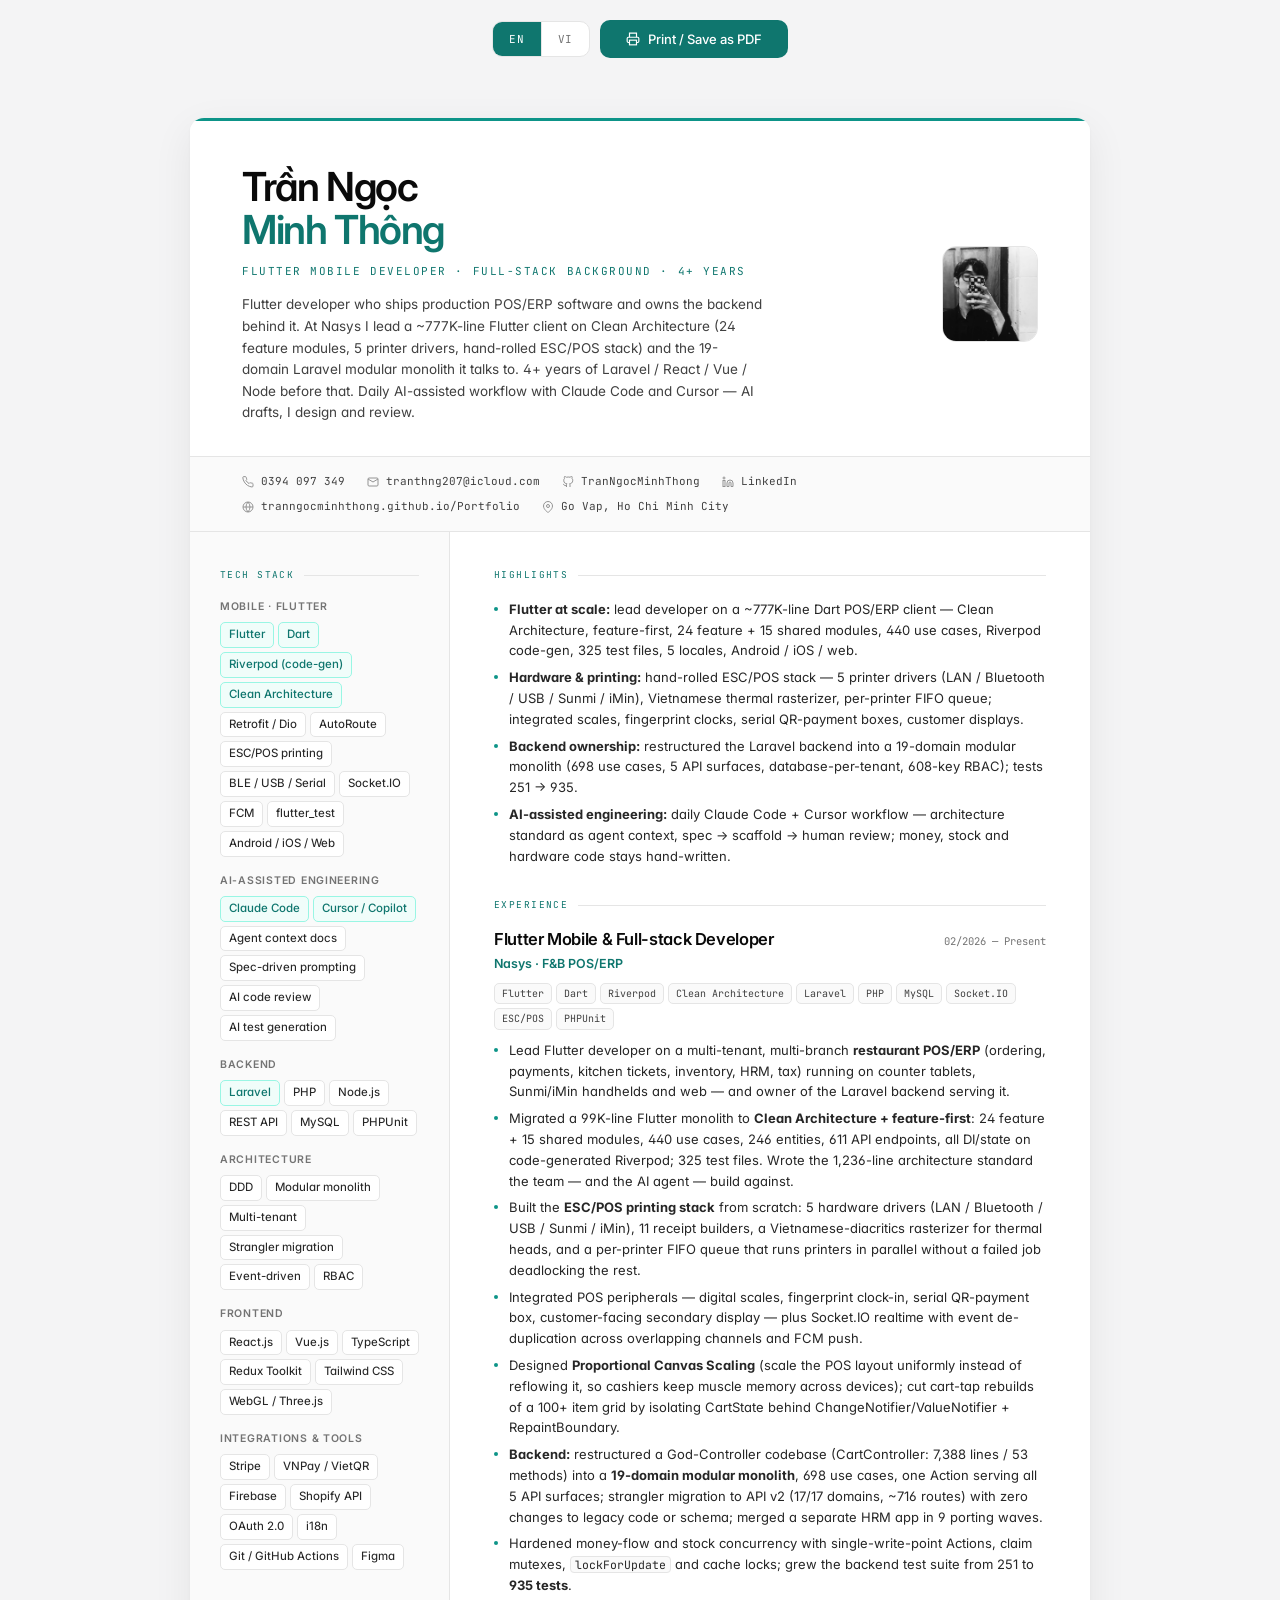
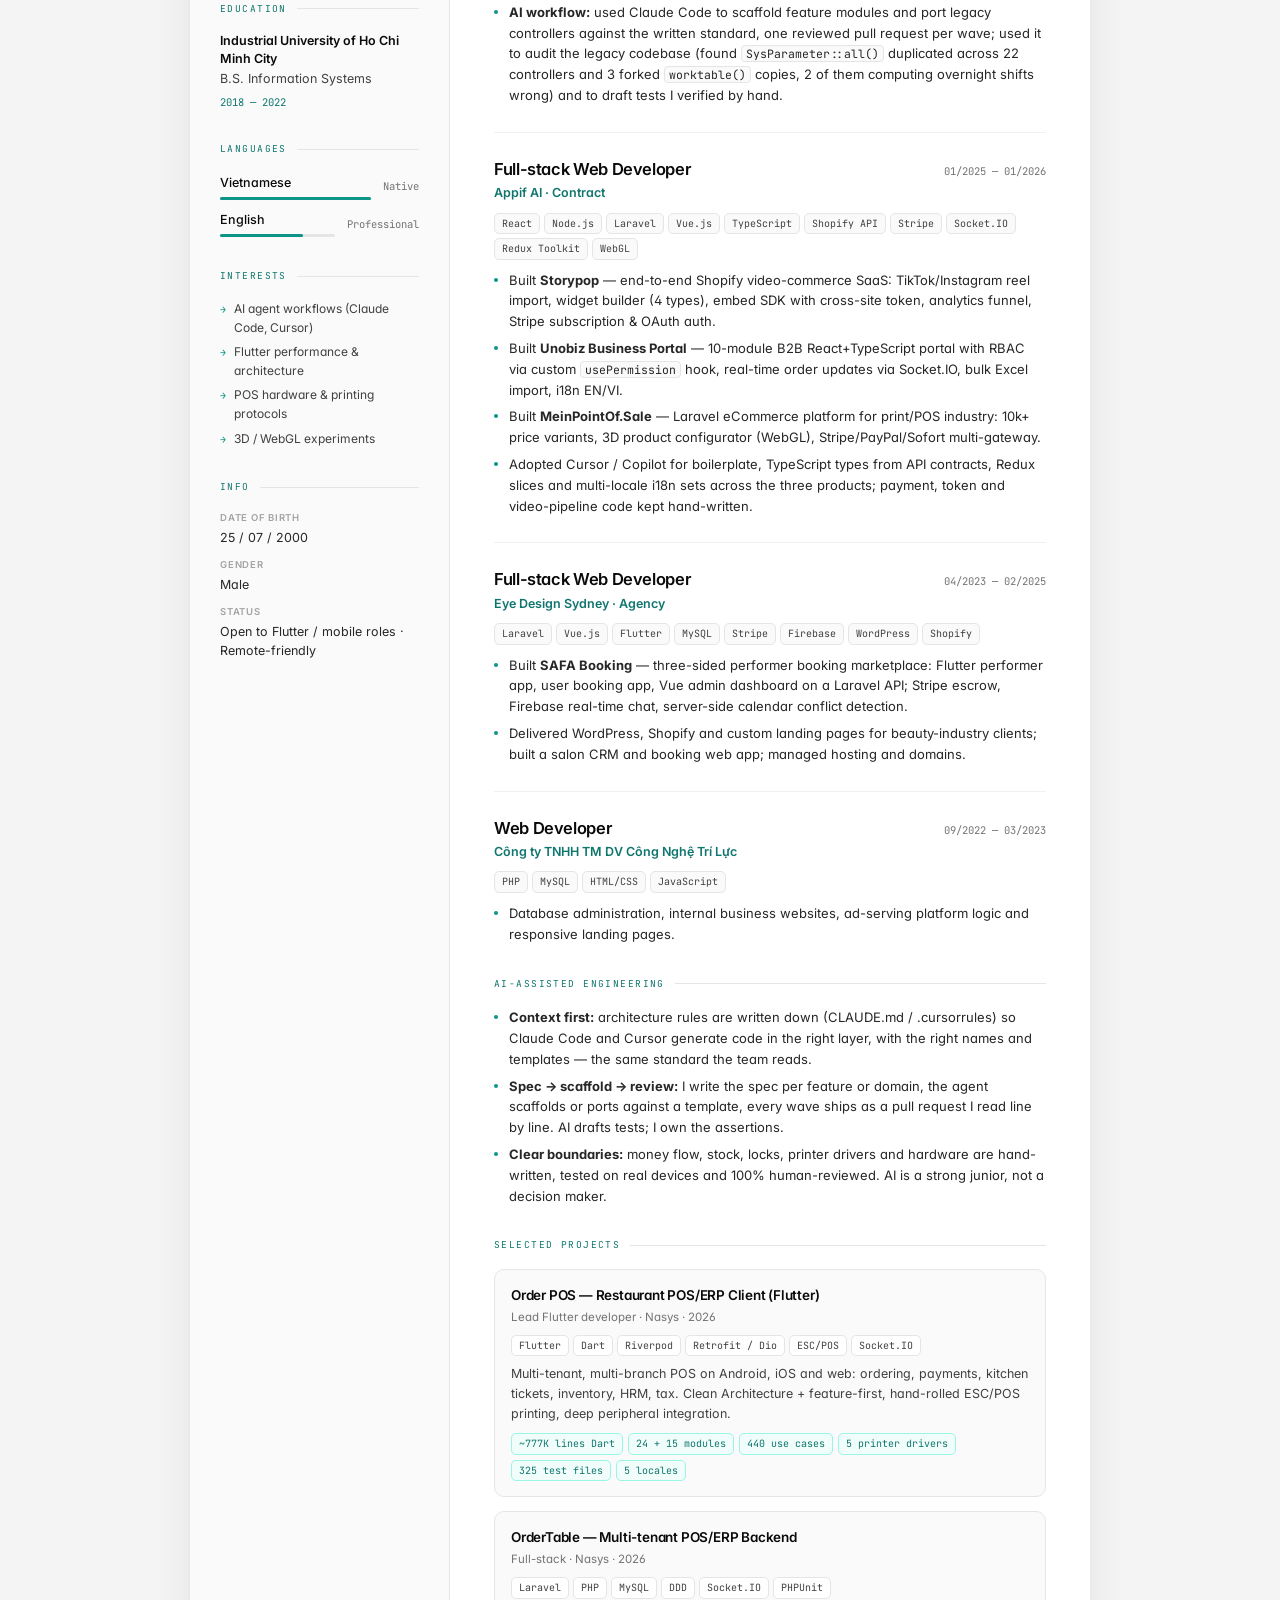
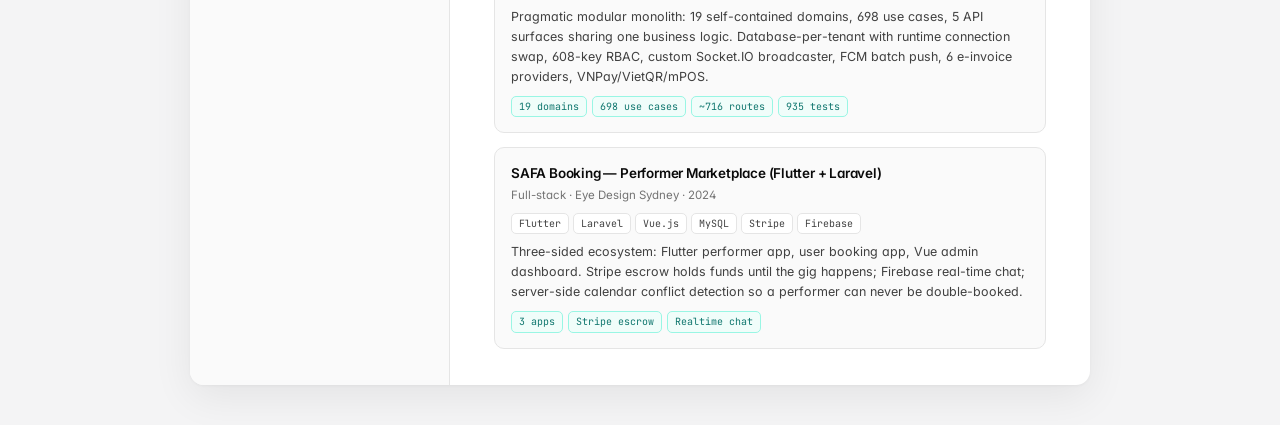
<file: cv.html>
<!DOCTYPE html>
<html lang="en">
<head>
<meta charset="UTF-8" />
<meta name="viewport" content="width=device-width, initial-scale=1.0" />
<title>Trần Ngọc Minh Thông — Flutter Mobile Developer CV</title>
<meta name="description" content="Flutter mobile developer with a 4+ year full-stack background (Laravel, React, Vue, Node). Clean Architecture, ESC/POS printing, POS/ERP, AI-assisted engineering with Claude Code and Cursor." />
<link rel="preconnect" href="https://fonts.googleapis.com" />
<link rel="preconnect" href="https://fonts.gstatic.com" crossorigin />
<link href="https://fonts.googleapis.com/css2?family=Inter:wght@400;450;500;600;700&family=JetBrains+Mono:wght@400;500&display=swap" rel="stylesheet" />
<style>
  /* ── Design tokens ── */
  :root {
    --ink:       #0a0a0a;
    --ink-2:     #262626;
    --ink-3:     #404040;
    --muted:     #737373;
    --muted-2:   #a3a3a3;
    --line:      #e5e5e5;
    --line-soft: #f0f0f0;
    --surface:   #ffffff;
    --surface-2: #fafafa;
    --page-bg:   #f4f4f5;
    --accent:      #0d9488;
    --accent-deep: #0f766e;
    --accent-soft: #f0fdfa;
    --accent-line: #99f6e4;
  }

  /* ── Reset ── */
  *, *::before, *::after { box-sizing: border-box; margin: 0; padding: 0; }
  html { font-size: 15px; }
  body {
    font-family: "Inter", -apple-system, BlinkMacSystemFont, "Segoe UI", sans-serif;
    background: var(--page-bg);
    color: var(--ink);
    line-height: 1.55;
    -webkit-font-smoothing: antialiased;
    font-feature-settings: "cv02", "cv03", "cv04", "cv11";
    print-color-adjust: exact;
    -webkit-print-color-adjust: exact;
  }

  /* ── Page ── */
  .page {
    max-width: 900px;
    margin: 40px auto;
    background: var(--surface);
    box-shadow: 0 1px 3px rgba(0,0,0,0.04), 0 12px 40px rgba(0,0,0,0.07);
    border-radius: 14px;
    overflow: hidden;
  }

  /* ── Header ── */
  .cv-header {
    display: grid;
    grid-template-columns: 1fr auto;
    align-items: center;
    gap: 32px;
    padding: 44px 52px 32px;
    background: var(--surface);
    color: var(--ink);
    position: relative;
    border-top: 3px solid var(--accent);
  }

  .header-name {
    font-size: 40px;
    font-weight: 600;
    letter-spacing: -0.035em;
    line-height: 1.08;
    color: var(--ink);
  }
  .header-name em {
    font-style: normal;
    font-weight: 600;
    color: var(--accent-deep);
  }
  .header-role {
    font-family: "JetBrains Mono", monospace;
    font-size: 11px;
    letter-spacing: 0.14em;
    text-transform: uppercase;
    color: var(--accent-deep);
    margin-top: 12px;
  }
  .header-tagline {
    margin-top: 14px;
    font-size: 13.5px;
    color: var(--ink-3);
    max-width: 520px;
    line-height: 1.6;
  }
  .header-photo {
    width: 96px;
    height: 96px;
    border-radius: 14px;
    object-fit: cover;
    object-position: top center;
    border: 1px solid var(--line);
  }
  .header-photo-placeholder {
    width: 96px; height: 96px; border-radius: 14px;
    background: var(--accent-soft);
    border: 1px solid var(--accent-line);
    display: flex; align-items: center; justify-content: center;
    font-size: 34px; font-weight: 600; letter-spacing: -0.03em;
    color: var(--accent-deep);
  }

  /* ── Contact bar ── */
  .contact-bar {
    display: flex;
    flex-wrap: wrap;
    gap: 0 22px;
    background: var(--surface-2);
    border-top: 1px solid var(--line);
    border-bottom: 1px solid var(--line);
    padding: 12px 52px;
  }
  .contact-item {
    display: flex;
    align-items: center;
    gap: 7px;
    padding: 4px 0;
    font-family: "JetBrains Mono", monospace;
    font-size: 11px;
    color: var(--ink-3);
    text-decoration: none;
    transition: color 180ms ease;
  }
  .contact-item:hover { color: var(--accent-deep); }
  .contact-item svg { flex-shrink: 0; opacity: 0.55; }

  /* ── Body ── */
  .cv-body {
    display: grid;
    grid-template-columns: 260px 1fr;
  }

  /* ── Sidebar ── */
  .sidebar {
    background: var(--surface-2);
    padding: 36px 30px;
    border-right: 1px solid var(--line);
  }

  /* ── Main ── */
  .main {
    padding: 36px 44px;
  }

  /* ── Section ── */
  .cv-section { margin-bottom: 32px; }
  .cv-section:last-child { margin-bottom: 0; }

  .section-label {
    font-family: "JetBrains Mono", monospace;
    font-size: 9.5px;
    letter-spacing: 0.15em;
    text-transform: uppercase;
    color: var(--accent-deep);
    margin-bottom: 16px;
    display: flex;
    align-items: center;
    gap: 10px;
  }
  .section-label::after {
    content: "";
    flex: 1;
    height: 1px;
    background: var(--line);
  }

  /* Skills */
  .skill-group { margin-bottom: 16px; }
  .skill-group-name {
    font-size: 10.5px;
    font-weight: 600;
    letter-spacing: 0.07em;
    text-transform: uppercase;
    color: var(--muted);
    margin-bottom: 7px;
  }
  .skill-tags {
    display: flex;
    flex-wrap: wrap;
    gap: 4px;
  }
  .skill-tag {
    display: inline-block;
    padding: 3px 8px;
    background: var(--surface);
    border-radius: 5px;
    font-size: 11.5px;
    color: var(--ink-2);
    font-weight: 450;
    border: 1px solid var(--line);
  }
  .skill-tag.hot {
    background: var(--accent-soft);
    border-color: var(--accent-line);
    color: var(--accent-deep);
    font-weight: 500;
  }

  /* Sidebar info */
  .info-row { margin-bottom: 11px; font-size: 12.5px; color: var(--ink-2); }
  .info-label { font-size: 9.5px; font-weight: 600; text-transform: uppercase; letter-spacing: 0.08em; color: var(--muted-2); margin-bottom: 2px; }

  /* Languages */
  .lang-row { display: flex; justify-content: space-between; align-items: center; margin-bottom: 10px; font-size: 12.5px; gap: 12px; }
  .lang-row > div:first-child { flex: 1; }
  .lang-name { font-weight: 500; }
  .lang-level { font-size: 10.5px; color: var(--muted); font-family: "JetBrains Mono", monospace; white-space: nowrap; }
  .lang-bar { height: 3px; background: var(--line); border-radius: 99px; margin-top: 5px; }
  .lang-fill { height: 100%; background: var(--accent); border-radius: 99px; }

  /* Education */
  .edu-school { font-size: 12.5px; font-weight: 600; color: var(--ink); line-height: 1.4; }
  .edu-degree { font-size: 12.5px; color: var(--ink-3); margin-top: 2px; }
  .edu-year { font-family: "JetBrains Mono", monospace; font-size: 10.5px; color: var(--accent-deep); margin-top: 5px; }

  /* Interests */
  .interest-list { display: flex; flex-direction: column; gap: 6px; }
  .interest-item { font-size: 12px; color: var(--ink-3); display: flex; align-items: baseline; gap: 8px; }
  .interest-item::before { content: "→"; color: var(--accent); font-family: "JetBrains Mono", monospace; font-size: 10px; }

  /* Experience */
  .exp-item { margin-bottom: 26px; padding-bottom: 26px; border-bottom: 1px solid var(--line-soft); }
  .exp-item:last-child { border-bottom: none; margin-bottom: 0; padding-bottom: 0; }
  .exp-header { display: flex; justify-content: space-between; align-items: baseline; gap: 16px; margin-bottom: 3px; }
  .exp-role {
    font-size: 16.5px;
    font-weight: 600;
    letter-spacing: -0.022em;
    color: var(--ink);
    line-height: 1.3;
  }
  .exp-period {
    font-family: "JetBrains Mono", monospace;
    font-size: 10.5px;
    color: var(--muted);
    white-space: nowrap;
  }
  .exp-company { font-size: 12.5px; font-weight: 600; color: var(--accent-deep); margin-bottom: 10px; }
  .exp-stack {
    display: flex; flex-wrap: wrap; gap: 4px; margin-bottom: 10px;
  }
  .stack-badge {
    font-family: "JetBrains Mono", monospace;
    font-size: 10px;
    padding: 2px 7px;
    background: var(--surface-2);
    color: var(--ink-3);
    border: 1px solid var(--line);
    border-radius: 5px;
  }
  .exp-bullets { list-style: none; padding: 0; display: flex; flex-direction: column; gap: 6px; }
  .exp-bullets li {
    font-size: 13px;
    color: var(--ink-2);
    padding-left: 15px;
    position: relative;
    line-height: 1.6;
  }
  .exp-bullets li::before {
    content: "";
    position: absolute; left: 0; top: 8px;
    width: 4px; height: 4px; border-radius: 50%;
    background: var(--accent);
  }
  .exp-bullets a { color: var(--accent-deep); text-decoration: none; font-weight: 500; }
  .exp-bullets code {
    font-family: "JetBrains Mono", monospace;
    font-size: 11.5px;
    background: var(--surface-2);
    border: 1px solid var(--line);
    border-radius: 4px;
    padding: 0 4px;
  }

  /* Projects */
  .proj-item { margin-bottom: 14px; padding: 15px 16px; background: var(--surface-2); border: 1px solid var(--line); border-radius: 10px; }
  .proj-item:last-child { margin-bottom: 0; }
  .proj-title { font-size: 13.5px; font-weight: 600; letter-spacing: -0.015em; color: var(--ink); margin-bottom: 3px; }
  .proj-sub { font-size: 11.5px; color: var(--muted); margin-bottom: 8px; }
  .proj-stack { display: flex; flex-wrap: wrap; gap: 4px; margin-bottom: 8px; }
  .proj-stack .stack-badge { background: var(--surface); }
  .proj-desc { font-size: 12.5px; color: var(--ink-3); line-height: 1.6; }
  .proj-impact { display: flex; flex-wrap: wrap; gap: 5px; margin-top: 9px; }
  .impact-chip {
    font-family: "JetBrains Mono", monospace; font-size: 10px;
    color: var(--accent-deep); background: var(--accent-soft);
    border: 1px solid var(--accent-line);
    padding: 2px 7px; border-radius: 5px;
  }

  /* Print button */
  .print-bar {
    text-align: center;
    padding: 20px;
    background: var(--page-bg);
  }
  .btn-print {
    display: inline-flex; align-items: center; gap: 8px;
    padding: 11px 26px;
    background: var(--accent-deep); color: #fff;
    border: none; border-radius: 10px;
    font-family: "Inter", sans-serif;
    font-size: 13px; font-weight: 500;
    cursor: pointer;
    transition: background 200ms ease, transform 200ms ease;
    text-decoration: none;
  }
  .btn-print:hover { background: #115e59; transform: translateY(-1px); }

  /* ── Language toggle ── */
  .top-bar {
    display: flex; align-items: center; justify-content: center;
    gap: 10px; padding: 20px; background: var(--page-bg);
  }
  .lang-switch {
    display: inline-flex; align-items: center;
    border: 1px solid var(--line); border-radius: 10px;
    background: var(--surface); overflow: hidden;
  }
  .lang-btn {
    font-family: "JetBrains Mono", monospace;
    font-size: 11px; letter-spacing: 0.08em;
    padding: 10px 16px; border: none; background: none;
    color: var(--muted); cursor: pointer;
    transition: background 160ms ease, color 160ms ease;
  }
  .lang-btn + .lang-btn { border-left: 1px solid var(--line); }
  .lang-btn:hover { color: var(--ink); }
  .lang-btn[aria-pressed="true"] { background: var(--accent-deep); color: #fff; }

  /* Only the active language is rendered */
  [data-lang-en], [data-lang-vi] { display: none; }
  html[lang="en"] [data-lang-en] { display: revert; }
  html[lang="vi"] [data-lang-vi] { display: revert; }

  @media (max-width: 700px) {
    .page { margin: 16px; border-radius: 12px; }
    .cv-header { grid-template-columns: auto 1fr; align-items: center; padding: 30px 24px 24px; gap: 18px; }
    .cv-header > div { grid-column: 1 / -1; grid-row: 2; }
    .header-photo, .header-photo-placeholder { width: 72px; height: 72px; grid-row: 1; }
    .contact-bar { padding: 12px 24px; gap: 4px 18px; }
    .cv-body { grid-template-columns: 1fr; }
    .sidebar { border-right: none; border-bottom: 1px solid var(--line); padding: 26px 24px; }
    .main { padding: 26px 24px; }
    .header-name { font-size: 30px; }
    .exp-header { flex-direction: column; gap: 2px; }
  }
  /* ── Print ── */
  @media print {
    html { font-size: 12px; }
    body { background: #fff; }
    .page { box-shadow: none; max-width: 100%; margin: 0; border-radius: 0; }
    .no-print { display: none !important; }
    @page { margin: 6mm 0; size: A4; }

    /* Tighter rhythm on paper */
    .cv-header { padding: 18px 32px 12px; gap: 20px; }
    .header-name { font-size: 30px; }
    .header-role { margin-top: 8px; font-size: 9.5px; }
    .header-tagline { margin-top: 8px; font-size: 11px; line-height: 1.45; max-width: 560px; }
    .header-photo, .header-photo-placeholder { width: 76px; height: 76px; }
    .contact-bar { padding: 7px 32px; gap: 0 14px; }
    .contact-item { font-size: 9.5px; padding: 2px 0; }
    .cv-body { grid-template-columns: 210px 1fr; }
    .sidebar { padding: 16px 18px; border-right: 1px solid var(--line); }
    .main { padding: 16px 24px; }
    .cv-section { margin-bottom: 11px; }
    .section-label { margin-bottom: 9px; font-size: 8.5px; }
    .skill-group { margin-bottom: 9px; }
    .skill-group-name { margin-bottom: 4px; font-size: 9px; }
    .skill-tag { font-size: 9.5px; padding: 1px 5px; }
    .info-row { margin-bottom: 6px; font-size: 11px; }
    .lang-row { margin-bottom: 6px; font-size: 11px; }
    .interest-item { font-size: 10.5px; }
    .edu-school, .edu-degree { font-size: 11px; }
    .exp-item { margin-bottom: 8px; padding-bottom: 8px; }
    .exp-role { font-size: 13.5px; }
    .exp-company { margin-bottom: 5px; font-size: 11px; }
    .exp-stack { margin-bottom: 5px; gap: 3px; }
    .stack-badge { font-size: 8.5px; padding: 1px 5px; }
    .exp-bullets { gap: 2px; }
    .exp-bullets li { font-size: 10.5px; line-height: 1.42; padding-left: 12px; }
    .exp-bullets li::before { top: 6px; width: 3px; height: 3px; }
    .exp-bullets code { font-size: 9.5px; }
    .proj-item { margin-bottom: 6px; padding: 7px 10px; }
    .proj-title { font-size: 11.5px; }
    .proj-sub { font-size: 10px; margin-bottom: 4px; }
    .proj-stack { margin-bottom: 4px; }
    .proj-desc { font-size: 10px; line-height: 1.4; }
    .proj-impact { margin-top: 5px; }
    .impact-chip { font-size: 8.5px; padding: 1px 5px; }

    /* Keep small blocks together; let big sections flow */
    .proj-item, .skill-group { break-inside: avoid; page-break-inside: avoid; }
    .exp-bullets li { break-inside: avoid; }
    .section-label { break-after: avoid; page-break-after: avoid; }

    /* Ensure links are readable on paper */
    .contact-item, .contact-item:hover { color: var(--ink-2); }
  }
</style>
</head>
<body>

<div class="top-bar no-print">
  <div class="lang-switch">
    <button class="lang-btn" data-set-lang="en" aria-pressed="true">EN</button>
    <button class="lang-btn" data-set-lang="vi" aria-pressed="false">VI</button>
  </div>
  <button class="btn-print" onclick="window.print()">
    <svg width="14" height="14" viewBox="0 0 24 24" fill="none" stroke="currentColor" stroke-width="2"><polyline points="6 9 6 2 18 2 18 9"/><path d="M6 18H4a2 2 0 0 1-2-2v-5a2 2 0 0 1 2-2h16a2 2 0 0 1 2 2v5a2 2 0 0 1-2 2h-2"/><rect x="6" y="14" width="12" height="8"/></svg>
    <span data-lang-en>Print / Save as PDF</span><span data-lang-vi>In / Lưu PDF</span>
  </button>
</div>

<div class="page">

  <!-- HEADER -->
  <div class="cv-header">
    <div>
      <div class="header-name">Trần Ngọc<br /><em>Minh Thông</em></div>
      <div class="header-role">
        <span data-lang-en>Flutter Mobile Developer · Full-stack background · 4+ Years</span>
        <span data-lang-vi>Lập trình viên Flutter Mobile · Nền tảng Full-stack · 4+ năm</span>
      </div>
      <div class="header-tagline">
        <span data-lang-en>
          Flutter developer who ships production POS/ERP software and owns the backend behind it.
          At Nasys I lead a ~777K-line Flutter client on Clean Architecture (24 feature modules, 5 printer drivers, hand-rolled ESC/POS stack)
          and the 19-domain Laravel modular monolith it talks to. 4+ years of Laravel / React / Vue / Node before that.
          Daily AI-assisted workflow with Claude Code and Cursor — AI drafts, I design and review.
        </span>
        <span data-lang-vi>
          Lập trình viên Flutter ship phần mềm POS/ERP production và own luôn backend phía sau.
          Tại Nasys tôi phụ trách Flutter client ~777K dòng trên Clean Architecture (24 feature module, 5 driver máy in, hệ in ESC/POS tự viết)
          cùng Laravel modular monolith 19 domain phục vụ nó. Trước đó là 4+ năm Laravel / React / Vue / Node.
          Quy trình AI-assisted hằng ngày với Claude Code và Cursor — AI draft, tôi thiết kế và review.
        </span>
      </div>
    </div>
    <img src="assets/me.jpeg" alt="Trần Ngọc Minh Thông" class="header-photo"
         onerror="this.outerHTML='<div class=\'header-photo-placeholder\'>T</div>'" />
  </div>

  <!-- CONTACT BAR -->
  <div class="contact-bar">
    <a href="tel:0394097349" class="contact-item">
      <svg width="12" height="12" viewBox="0 0 24 24" fill="none" stroke="currentColor" stroke-width="2"><path d="M22 16.92v3a2 2 0 0 1-2.18 2 19.79 19.79 0 0 1-8.63-3.07A19.5 19.5 0 0 1 4.69 12a19.79 19.79 0 0 1-3.07-8.67A2 2 0 0 1 3.6 1.27h3a2 2 0 0 1 2 1.72c.127.96.361 1.903.7 2.81a2 2 0 0 1-.45 2.11L7.91 8.91a16 16 0 0 0 6 6l.91-.91a2 2 0 0 1 2.11-.45c.907.339 1.85.573 2.81.7A2 2 0 0 1 22 16.92z"/></svg>
      0394 097 349
    </a>
    <a href="mailto:tranthng207@icloud.com" class="contact-item">
      <svg width="12" height="12" viewBox="0 0 24 24" fill="none" stroke="currentColor" stroke-width="2"><path d="M4 4h16c1.1 0 2 .9 2 2v12c0 1.1-.9 2-2 2H4c-1.1 0-2-.9-2-2V6c0-1.1.9-2 2-2z"/><polyline points="22,6 12,12 2,6"/></svg>
      tranthng207@icloud.com
    </a>
    <a href="https://github.com/TranNgocMinhThong" class="contact-item" target="_blank">
      <svg width="12" height="12" viewBox="0 0 24 24" fill="none" stroke="currentColor" stroke-width="2"><path d="M9 19c-5 1.5-5-2.5-7-3m14 6v-3.87a3.37 3.37 0 0 0-.94-2.61c3.14-.35 6.44-1.54 6.44-7A5.44 5.44 0 0 0 20 4.77 5.07 5.07 0 0 0 19.91 1S18.73.65 16 2.48a13.38 13.38 0 0 0-7 0C6.27.65 5.09 1 5.09 1A5.07 5.07 0 0 0 5 4.77a5.44 5.44 0 0 0-1.5 3.78c0 5.42 3.3 6.61 6.44 7A3.37 3.37 0 0 0 9 18.13V22"/></svg>
      TranNgocMinhThong
    </a>
    <a href="https://www.linkedin.com/in/thong-tran-572488319/" class="contact-item" target="_blank">
      <svg width="12" height="12" viewBox="0 0 24 24" fill="none" stroke="currentColor" stroke-width="2"><path d="M16 8a6 6 0 0 1 6 6v7h-4v-7a2 2 0 0 0-2-2 2 2 0 0 0-2 2v7h-4v-7a6 6 0 0 1 6-6z"/><rect x="2" y="9" width="4" height="12"/><circle cx="4" cy="4" r="2"/></svg>
      LinkedIn
    </a>
    <a href="https://tranngocminhthong.github.io/Portfolio/" class="contact-item" target="_blank">
      <svg width="12" height="12" viewBox="0 0 24 24" fill="none" stroke="currentColor" stroke-width="2"><circle cx="12" cy="12" r="10"/><line x1="2" y1="12" x2="22" y2="12"/><path d="M12 2a15.3 15.3 0 0 1 4 10 15.3 15.3 0 0 1-4 10 15.3 15.3 0 0 1-4-10 15.3 15.3 0 0 1 4-10z"/></svg>
      tranngocminhthong.github.io/Portfolio
    </a>
    <span class="contact-item">
      <svg width="12" height="12" viewBox="0 0 24 24" fill="none" stroke="currentColor" stroke-width="2"><path d="M21 10c0 7-9 13-9 13s-9-6-9-13a9 9 0 0 1 18 0z"/><circle cx="12" cy="10" r="3"/></svg>
      <span data-lang-en>Go Vap, Ho Chi Minh City</span><span data-lang-vi>Gò Vấp, TP. Hồ Chí Minh</span>
    </span>
  </div>

  <!-- BODY -->
  <div class="cv-body">

    <!-- SIDEBAR -->
    <aside class="sidebar">

      <div class="cv-section">
        <div class="section-label"><span data-lang-en>Tech Stack</span><span data-lang-vi>Công nghệ</span></div>

        <div class="skill-group">
          <div class="skill-group-name"><span data-lang-en>Mobile · Flutter</span><span data-lang-vi>Mobile · Flutter</span></div>
          <div class="skill-tags">
            <span class="skill-tag hot">Flutter</span>
            <span class="skill-tag hot">Dart</span>
            <span class="skill-tag hot">Riverpod (code-gen)</span>
            <span class="skill-tag hot">Clean Architecture</span>
            <span class="skill-tag">Retrofit / Dio</span>
            <span class="skill-tag">AutoRoute</span>
            <span class="skill-tag">ESC/POS printing</span>
            <span class="skill-tag">BLE / USB / Serial</span>
            <span class="skill-tag">Socket.IO</span>
            <span class="skill-tag">FCM</span>
            <span class="skill-tag">flutter_test</span>
            <span class="skill-tag">Android / iOS / Web</span>
          </div>
        </div>

        <div class="skill-group">
          <div class="skill-group-name"><span data-lang-en>AI-assisted engineering</span><span data-lang-vi>AI-assisted engineering</span></div>
          <div class="skill-tags">
            <span class="skill-tag hot">Claude Code</span>
            <span class="skill-tag hot">Cursor / Copilot</span>
            <span class="skill-tag">Agent context docs</span>
            <span class="skill-tag">Spec-driven prompting</span>
            <span class="skill-tag">AI code review</span>
            <span class="skill-tag">AI test generation</span>
          </div>
        </div>

        <div class="skill-group">
          <div class="skill-group-name"><span data-lang-en>Backend</span><span data-lang-vi>Backend</span></div>
          <div class="skill-tags">
            <span class="skill-tag hot">Laravel</span>
            <span class="skill-tag">PHP</span>
            <span class="skill-tag">Node.js</span>
            <span class="skill-tag">REST API</span>
            <span class="skill-tag">MySQL</span>
            <span class="skill-tag">PHPUnit</span>
          </div>
        </div>

        <div class="skill-group">
          <div class="skill-group-name"><span data-lang-en>Architecture</span><span data-lang-vi>Kiến trúc</span></div>
          <div class="skill-tags">
            <span class="skill-tag">DDD</span>
            <span class="skill-tag">Modular monolith</span>
            <span class="skill-tag">Multi-tenant</span>
            <span class="skill-tag">Strangler migration</span>
            <span class="skill-tag">Event-driven</span>
            <span class="skill-tag">RBAC</span>
          </div>
        </div>

        <div class="skill-group">
          <div class="skill-group-name"><span data-lang-en>Frontend</span><span data-lang-vi>Frontend</span></div>
          <div class="skill-tags">
            <span class="skill-tag">React.js</span>
            <span class="skill-tag">Vue.js</span>
            <span class="skill-tag">TypeScript</span>
            <span class="skill-tag">Redux Toolkit</span>
            <span class="skill-tag">Tailwind CSS</span>
            <span class="skill-tag">WebGL / Three.js</span>
          </div>
        </div>

        <div class="skill-group">
          <div class="skill-group-name"><span data-lang-en>Integrations &amp; Tools</span><span data-lang-vi>Tích hợp &amp; Công cụ</span></div>
          <div class="skill-tags">
            <span class="skill-tag">Stripe</span>
            <span class="skill-tag">VNPay / VietQR</span>
            <span class="skill-tag">Firebase</span>
            <span class="skill-tag">Shopify API</span>
            <span class="skill-tag">OAuth 2.0</span>
            <span class="skill-tag">i18n</span>
            <span class="skill-tag">Git / GitHub Actions</span>
            <span class="skill-tag">Figma</span>
          </div>
        </div>
      </div>

      <div class="cv-section">
        <div class="section-label"><span data-lang-en>Education</span><span data-lang-vi>Học vấn</span></div>
        <div class="edu-school"><span data-lang-en>Industrial University of Ho Chi Minh City</span><span data-lang-vi>Đại học Công nghiệp TP. Hồ Chí Minh</span></div>
        <div class="edu-degree"><span data-lang-en>B.S. Information Systems</span><span data-lang-vi>Cử nhân Hệ thống Thông tin</span></div>
        <div class="edu-year">2018 — 2022</div>
      </div>

      <div class="cv-section">
        <div class="section-label"><span data-lang-en>Languages</span><span data-lang-vi>Ngôn ngữ</span></div>
        <div class="lang-row">
          <div>
            <div class="lang-name"><span data-lang-en>Vietnamese</span><span data-lang-vi>Tiếng Việt</span></div>
            <div class="lang-bar"><div class="lang-fill" style="width:100%"></div></div>
          </div>
          <div class="lang-level"><span data-lang-en>Native</span><span data-lang-vi>Bản ngữ</span></div>
        </div>
        <div class="lang-row">
          <div>
            <div class="lang-name"><span data-lang-en>English</span><span data-lang-vi>Tiếng Anh</span></div>
            <div class="lang-bar"><div class="lang-fill" style="width:72%"></div></div>
          </div>
          <div class="lang-level"><span data-lang-en>Professional</span><span data-lang-vi>Thành thạo</span></div>
        </div>
      </div>

      <div class="cv-section">
        <div class="section-label"><span data-lang-en>Interests</span><span data-lang-vi>Quan tâm</span></div>
        <div class="interest-list">
          <div class="interest-item"><span data-lang-en>AI agent workflows (Claude Code, Cursor)</span><span data-lang-vi>Quy trình AI agent (Claude Code, Cursor)</span></div>
          <div class="interest-item"><span data-lang-en>Flutter performance &amp; architecture</span><span data-lang-vi>Hiệu năng &amp; kiến trúc Flutter</span></div>
          <div class="interest-item"><span data-lang-en>POS hardware &amp; printing protocols</span><span data-lang-vi>Phần cứng POS &amp; giao thức in</span></div>
          <div class="interest-item"><span data-lang-en>3D / WebGL experiments</span><span data-lang-vi>Thử nghiệm 3D / WebGL</span></div>
        </div>
      </div>

      <div class="cv-section">
        <div class="section-label"><span data-lang-en>Info</span><span data-lang-vi>Thông tin</span></div>
        <div class="info-row">
          <div class="info-label"><span data-lang-en>Date of birth</span><span data-lang-vi>Ngày sinh</span></div>
          25 / 07 / 2000
        </div>
        <div class="info-row">
          <div class="info-label"><span data-lang-en>Gender</span><span data-lang-vi>Giới tính</span></div>
          <span data-lang-en>Male</span><span data-lang-vi>Nam</span>
        </div>
        <div class="info-row">
          <div class="info-label"><span data-lang-en>Status</span><span data-lang-vi>Trạng thái</span></div>
          <span data-lang-en>Open to Flutter / mobile roles · Remote-friendly</span><span data-lang-vi>Sẵn sàng cho vị trí Flutter / mobile · Remote</span>
        </div>
      </div>

    </aside>

    <!-- MAIN CONTENT -->
    <main class="main">

      <!-- HIGHLIGHTS -->
      <div class="cv-section">
        <div class="section-label"><span data-lang-en>Highlights</span><span data-lang-vi>Điểm nổi bật</span></div>
        <ul class="exp-bullets">
          <li><span data-lang-en><strong>Flutter at scale:</strong> lead developer on a ~777K-line Dart POS/ERP client — Clean Architecture, feature-first, 24 feature + 15 shared modules, 440 use cases, Riverpod code-gen, 325 test files, 5 locales, Android / iOS / web.</span><span data-lang-vi><strong>Flutter quy mô lớn:</strong> lead developer của POS/ERP client ~777K dòng Dart — Clean Architecture, feature-first, 24 feature + 15 shared module, 440 usecase, Riverpod code-gen, 325 file test, 5 ngôn ngữ, Android / iOS / web.</span></li>
          <li><span data-lang-en><strong>Hardware &amp; printing:</strong> hand-rolled ESC/POS stack — 5 printer drivers (LAN / Bluetooth / USB / Sunmi / iMin), Vietnamese thermal rasterizer, per-printer FIFO queue; integrated scales, fingerprint clocks, serial QR-payment boxes, customer displays.</span><span data-lang-vi><strong>Phần cứng &amp; in ấn:</strong> hệ ESC/POS tự viết — 5 driver máy in (LAN / Bluetooth / USB / Sunmi / iMin), rasterize tiếng Việt cho máy in nhiệt, queue FIFO theo máy; tích hợp cân, máy chấm công vân tay, hộp QR payment serial, màn hình khách.</span></li>
          <li><span data-lang-en><strong>Backend ownership:</strong> restructured the Laravel backend into a 19-domain modular monolith (698 use cases, 5 API surfaces, database-per-tenant, 608-key RBAC); tests 251 → 935.</span><span data-lang-vi><strong>Own backend:</strong> tái cấu trúc Laravel backend thành modular monolith 19 domain (698 usecase, 5 API surface, database-per-tenant, RBAC 608 quyền); test 251 → 935.</span></li>
          <li><span data-lang-en><strong>AI-assisted engineering:</strong> daily Claude Code + Cursor workflow — architecture standard as agent context, spec → scaffold → human review; money, stock and hardware code stays hand-written.</span><span data-lang-vi><strong>AI-assisted engineering:</strong> quy trình Claude Code + Cursor hằng ngày — chuẩn kiến trúc làm context cho agent, spec → scaffold → người review; code tiền, kho và phần cứng luôn viết tay.</span></li>
        </ul>
      </div>

      <!-- EXPERIENCE -->
      <div class="cv-section">
        <div class="section-label"><span data-lang-en>Experience</span><span data-lang-vi>Kinh nghiệm</span></div>

        <div class="exp-item">
          <div class="exp-header">
            <div class="exp-role"><span data-lang-en>Flutter Mobile &amp; Full-stack Developer</span><span data-lang-vi>Lập trình viên Flutter Mobile &amp; Full-stack</span></div>
            <div class="exp-period"><span data-lang-en>02/2026 — Present</span><span data-lang-vi>02/2026 — Hiện tại</span></div>
          </div>
          <div class="exp-company"><span data-lang-en>Nasys · F&amp;B POS/ERP</span><span data-lang-vi>Nasys · POS/ERP ngành F&amp;B</span></div>
          <div class="exp-stack">
            <span class="stack-badge">Flutter</span>
            <span class="stack-badge">Dart</span>
            <span class="stack-badge">Riverpod</span>
            <span class="stack-badge">Clean Architecture</span>
            <span class="stack-badge">Laravel</span>
            <span class="stack-badge">PHP</span>
            <span class="stack-badge">MySQL</span>
            <span class="stack-badge">Socket.IO</span>
            <span class="stack-badge">ESC/POS</span>
            <span class="stack-badge">PHPUnit</span>
          </div>
          <ul class="exp-bullets">
            <li><span data-lang-en>Lead Flutter developer on a multi-tenant, multi-branch <strong>restaurant POS/ERP</strong> (ordering, payments, kitchen tickets, inventory, HRM, tax) running on counter tablets, Sunmi/iMin handhelds and web — and owner of the Laravel backend serving it.</span><span data-lang-vi>Lead Flutter developer của hệ <strong>POS/ERP nhà hàng</strong> multi-tenant, đa chi nhánh (gọi món, thanh toán, phiếu bếp, kho, HRM, thuế) chạy trên tablet quầy, máy cầm tay Sunmi/iMin và web — kiêm own Laravel backend phục vụ nó.</span></li>
            <li><span data-lang-en>Migrated a 99K-line Flutter monolith to <strong>Clean Architecture + feature-first</strong>: 24 feature + 15 shared modules, 440 use cases, 246 entities, 611 API endpoints, all DI/state on code-generated Riverpod; 325 test files. Wrote the 1,236-line architecture standard the team — and the AI agent — build against.</span><span data-lang-vi>Chuyển monolith Flutter 99K dòng sang <strong>Clean Architecture + feature-first</strong>: 24 feature + 15 shared module, 440 usecase, 246 entity, 611 API endpoint, toàn bộ DI/state bằng Riverpod code-gen; 325 file test. Viết tài liệu chuẩn kiến trúc 1.236 dòng cho cả team — và AI agent — tuân theo.</span></li>
            <li><span data-lang-en>Built the <strong>ESC/POS printing stack</strong> from scratch: 5 hardware drivers (LAN / Bluetooth / USB / Sunmi / iMin), 11 receipt builders, a Vietnamese-diacritics rasterizer for thermal heads, and a per-printer FIFO queue that runs printers in parallel without a failed job deadlocking the rest.</span><span data-lang-vi>Tự xây <strong>hệ thống in ESC/POS</strong> từ đầu: 5 driver phần cứng (LAN / Bluetooth / USB / Sunmi / iMin), 11 builder hoá đơn, bộ rasterize tiếng Việt có dấu cho máy in nhiệt, và print queue FIFO theo từng máy in — chạy song song mà một job lỗi không làm kẹt máy khác.</span></li>
            <li><span data-lang-en>Integrated POS peripherals — digital scales, fingerprint clock-in, serial QR-payment box, customer-facing secondary display — plus Socket.IO realtime with event de-duplication across overlapping channels and FCM push.</span><span data-lang-vi>Tích hợp thiết bị ngoại vi POS — cân điện tử, máy chấm công vân tay, hộp QR payment qua cổng serial, màn hình phụ hướng khách — cùng realtime Socket.IO có khử trùng lặp sự kiện giữa các kênh chồng lấn và FCM push.</span></li>
            <li><span data-lang-en>Designed <strong>Proportional Canvas Scaling</strong> (scale the POS layout uniformly instead of reflowing it, so cashiers keep muscle memory across devices); cut cart-tap rebuilds of a 100+ item grid by isolating CartState behind ChangeNotifier/ValueNotifier + RepaintBoundary.</span><span data-lang-vi>Thiết kế <strong>Proportional Canvas Scaling</strong> (scale đồng tỉ lệ bố cục POS thay vì reflow, để thu ngân giữ thói quen thao tác trên mọi thiết bị); cắt rebuild lưới 100+ món khi thao tác giỏ hàng bằng cách cô lập CartState qua ChangeNotifier/ValueNotifier + RepaintBoundary.</span></li>
            <li><span data-lang-en><strong>Backend:</strong> restructured a God-Controller codebase (CartController: 7,388 lines / 53 methods) into a <strong>19-domain modular monolith</strong>, 698 use cases, one Action serving all 5 API surfaces; strangler migration to API v2 (17/17 domains, ~716 routes) with zero changes to legacy code or schema; merged a separate HRM app in 9 porting waves.</span><span data-lang-vi><strong>Backend:</strong> tái cấu trúc codebase God-Controller (CartController: 7.388 dòng / 53 method) thành <strong>modular monolith 19 domain</strong>, 698 usecase, một Action phục vụ cả 5 API surface; strangler migration sang API v2 (17/17 domain, ~716 route) không sửa code hay schema cũ; sáp nhập app HRM riêng qua 9 đợt port.</span></li>
            <li><span data-lang-en>Hardened money-flow and stock concurrency with single-write-point Actions, claim mutexes, <code>lockForUpdate</code> and cache locks; grew the backend test suite from 251 to <strong>935 tests</strong>.</span><span data-lang-vi>Gia cố concurrency luồng tiền và tồn kho bằng Action single-write-point, claim mutex, <code>lockForUpdate</code> và cache lock; nâng test suite backend từ 251 lên <strong>935 test</strong>.</span></li>
            <li><span data-lang-en><strong>AI workflow:</strong> used Claude Code to scaffold feature modules and port legacy controllers against the written standard, one reviewed pull request per wave; used it to audit the legacy codebase (found <code>SysParameter::all()</code> duplicated across 22 controllers and 3 forked <code>worktable()</code> copies, 2 of them computing overnight shifts wrong) and to draft tests I verified by hand.</span><span data-lang-vi><strong>Quy trình AI:</strong> dùng Claude Code scaffold feature module và port controller cũ theo chuẩn đã viết, mỗi đợt một pull request được review; dùng để audit codebase cũ (phát hiện <code>SysParameter::all()</code> lặp ở 22 controller và 3 bản <code>worktable()</code> fork, 2 bản tính sai ca qua đêm) và draft test tôi kiểm tra lại bằng tay.</span></li>
          </ul>
        </div>

        <div class="exp-item">
          <div class="exp-header">
            <div class="exp-role"><span data-lang-en>Full-stack Web Developer</span><span data-lang-vi>Lập trình viên Full-stack Web</span></div>
            <div class="exp-period">01/2025 — 01/2026</div>
          </div>
          <div class="exp-company"><span data-lang-en>Appif AI · Contract</span><span data-lang-vi>Appif AI · Hợp đồng</span></div>
          <div class="exp-stack">
            <span class="stack-badge">React</span>
            <span class="stack-badge">Node.js</span>
            <span class="stack-badge">Laravel</span>
            <span class="stack-badge">Vue.js</span>
            <span class="stack-badge">TypeScript</span>
            <span class="stack-badge">Shopify API</span>
            <span class="stack-badge">Stripe</span>
            <span class="stack-badge">Socket.IO</span>
            <span class="stack-badge">Redux Toolkit</span>
            <span class="stack-badge">WebGL</span>
          </div>
          <ul class="exp-bullets">
            <li><span data-lang-en>Built <strong>Storypop</strong> — end-to-end Shopify video-commerce SaaS: TikTok/Instagram reel import, widget builder (4 types), embed SDK with cross-site token, analytics funnel, Stripe subscription &amp; OAuth auth.</span><span data-lang-vi>Xây <strong>Storypop</strong> — SaaS video-commerce cho Shopify end-to-end: import reel từ TikTok/Instagram, widget builder (4 loại), embed SDK có token cross-site, analytics funnel, Stripe subscription &amp; OAuth.</span></li>
            <li><span data-lang-en>Built <strong>Unobiz Business Portal</strong> — 10-module B2B React+TypeScript portal with RBAC via custom <code>usePermission</code> hook, real-time order updates via Socket.IO, bulk Excel import, i18n EN/VI.</span><span data-lang-vi>Xây <strong>Unobiz Business Portal</strong> — portal B2B React+TypeScript 10 module với RBAC qua hook <code>usePermission</code> tự viết, cập nhật đơn real-time qua Socket.IO, import Excel hàng loạt, i18n EN/VI.</span></li>
            <li><span data-lang-en>Built <strong>MeinPointOf.Sale</strong> — Laravel eCommerce platform for print/POS industry: 10k+ price variants, 3D product configurator (WebGL), Stripe/PayPal/Sofort multi-gateway.</span><span data-lang-vi>Xây <strong>MeinPointOf.Sale</strong> — nền tảng eCommerce Laravel cho ngành in ấn/POS: 10k+ biến thể giá, configurator sản phẩm 3D (WebGL), đa cổng thanh toán Stripe/PayPal/Sofort.</span></li>
            <li><span data-lang-en>Adopted Cursor / Copilot for boilerplate, TypeScript types from API contracts, Redux slices and multi-locale i18n sets across the three products; payment, token and video-pipeline code kept hand-written.</span><span data-lang-vi>Dùng Cursor / Copilot cho boilerplate, type TypeScript từ API contract, Redux slice và bộ i18n đa ngôn ngữ trên cả ba sản phẩm; code thanh toán, token và pipeline video giữ viết tay.</span></li>
          </ul>
        </div>

        <div class="exp-item">
          <div class="exp-header">
            <div class="exp-role"><span data-lang-en>Full-stack Web Developer</span><span data-lang-vi>Lập trình viên Full-stack Web</span></div>
            <div class="exp-period">04/2023 — 02/2025</div>
          </div>
          <div class="exp-company"><span data-lang-en>Eye Design Sydney · Agency</span><span data-lang-vi>Eye Design Sydney · Agency</span></div>
          <div class="exp-stack">
            <span class="stack-badge">Laravel</span>
            <span class="stack-badge">Vue.js</span>
            <span class="stack-badge">Flutter</span>
            <span class="stack-badge">MySQL</span>
            <span class="stack-badge">Stripe</span>
            <span class="stack-badge">Firebase</span>
            <span class="stack-badge">WordPress</span>
            <span class="stack-badge">Shopify</span>
          </div>
          <ul class="exp-bullets">
            <li><span data-lang-en>Built <strong>SAFA Booking</strong> — three-sided performer booking marketplace: Flutter performer app, user booking app, Vue admin dashboard on a Laravel API; Stripe escrow, Firebase real-time chat, server-side calendar conflict detection.</span><span data-lang-vi>Xây <strong>SAFA Booking</strong> — marketplace đặt lịch nghệ sĩ ba bên: app nghệ sĩ Flutter, app đặt lịch cho khách, admin dashboard Vue trên Laravel API; Stripe escrow, chat real-time Firebase, kiểm tra xung đột lịch phía server.</span></li>
            <li><span data-lang-en>Delivered WordPress, Shopify and custom landing pages for beauty-industry clients; built a salon CRM and booking web app; managed hosting and domains.</span><span data-lang-vi>Bàn giao WordPress, Shopify và landing page cho khách ngành làm đẹp; xây CRM và web app đặt lịch cho salon; quản trị host và domain.</span></li>
          </ul>
        </div>

        <div class="exp-item">
          <div class="exp-header">
            <div class="exp-role"><span data-lang-en>Web Developer</span><span data-lang-vi>Lập trình viên Web</span></div>
            <div class="exp-period">09/2022 — 03/2023</div>
          </div>
          <div class="exp-company">Công ty TNHH TM DV Công Nghệ Trí Lực</div>
          <div class="exp-stack">
            <span class="stack-badge">PHP</span>
            <span class="stack-badge">MySQL</span>
            <span class="stack-badge">HTML/CSS</span>
            <span class="stack-badge">JavaScript</span>
          </div>
          <ul class="exp-bullets">
            <li><span data-lang-en>Database administration, internal business websites, ad-serving platform logic and responsive landing pages.</span><span data-lang-vi>Quản trị cơ sở dữ liệu, website nghiệp vụ nội bộ, logic nền tảng ad-serving và landing page responsive.</span></li>
          </ul>
        </div>
      </div>

      <!-- AI-ASSISTED ENGINEERING -->
      <div class="cv-section">
        <div class="section-label"><span data-lang-en>AI-assisted engineering</span><span data-lang-vi>AI-assisted engineering</span></div>
        <ul class="exp-bullets">
          <li><span data-lang-en><strong>Context first:</strong> architecture rules are written down (CLAUDE.md / .cursorrules) so Claude Code and Cursor generate code in the right layer, with the right names and templates — the same standard the team reads.</span><span data-lang-vi><strong>Context trước:</strong> luật kiến trúc được viết thành CLAUDE.md / .cursorrules để Claude Code và Cursor sinh code đúng layer, đúng tên, đúng mẫu — cùng một chuẩn mà team đọc.</span></li>
          <li><span data-lang-en><strong>Spec → scaffold → review:</strong> I write the spec per feature or domain, the agent scaffolds or ports against a template, every wave ships as a pull request I read line by line. AI drafts tests; I own the assertions.</span><span data-lang-vi><strong>Spec → scaffold → review:</strong> tôi viết spec theo feature/domain, agent scaffold hoặc port theo mẫu, mỗi đợt là một pull request tôi đọc từng dòng. AI draft test; tôi chịu trách nhiệm assertion.</span></li>
          <li><span data-lang-en><strong>Clear boundaries:</strong> money flow, stock, locks, printer drivers and hardware are hand-written, tested on real devices and 100% human-reviewed. AI is a strong junior, not a decision maker.</span><span data-lang-vi><strong>Ranh giới rõ:</strong> luồng tiền, tồn kho, lock, driver máy in và phần cứng viết tay, test trên thiết bị thật, review tay 100%. AI là một junior giỏi, không phải người ra quyết định.</span></li>
        </ul>
      </div>

      <!-- SELECTED PROJECTS -->
      <div class="cv-section">
        <div class="section-label"><span data-lang-en>Selected Projects</span><span data-lang-vi>Dự án tiêu biểu</span></div>

        <div class="proj-item">
          <div class="proj-title"><span data-lang-en>Order POS — Restaurant POS/ERP Client (Flutter)</span><span data-lang-vi>Order POS — Ứng dụng POS/ERP nhà hàng (Flutter)</span></div>
          <div class="proj-sub"><span data-lang-en>Lead Flutter developer · Nasys · 2026</span><span data-lang-vi>Lead Flutter developer · Nasys · 2026</span></div>
          <div class="proj-stack">
            <span class="stack-badge">Flutter</span>
            <span class="stack-badge">Dart</span>
            <span class="stack-badge">Riverpod</span>
            <span class="stack-badge">Retrofit / Dio</span>
            <span class="stack-badge">ESC/POS</span>
            <span class="stack-badge">Socket.IO</span>
          </div>
          <div class="proj-desc"><span data-lang-en>Multi-tenant, multi-branch POS on Android, iOS and web: ordering, payments, kitchen tickets, inventory, HRM, tax. Clean Architecture + feature-first, hand-rolled ESC/POS printing, deep peripheral integration.</span><span data-lang-vi>POS đa tenant, đa chi nhánh trên Android, iOS và web: gọi món, thanh toán, phiếu bếp, kho, HRM, thuế. Clean Architecture + feature-first, hệ in ESC/POS tự viết, tích hợp sâu thiết bị ngoại vi.</span></div>
          <div class="proj-impact">
            <span class="impact-chip">~777K lines Dart</span>
            <span class="impact-chip">24 + 15 modules</span>
            <span class="impact-chip">440 use cases</span>
            <span class="impact-chip">5 printer drivers</span>
            <span class="impact-chip">325 test files</span>
            <span class="impact-chip">5 locales</span>
          </div>
        </div>

        <div class="proj-item">
          <div class="proj-title"><span data-lang-en>OrderTable — Multi-tenant POS/ERP Backend</span><span data-lang-vi>OrderTable — Backend POS/ERP multi-tenant</span></div>
          <div class="proj-sub"><span data-lang-en>Full-stack · Nasys · 2026</span><span data-lang-vi>Full-stack · Nasys · 2026</span></div>
          <div class="proj-stack">
            <span class="stack-badge">Laravel</span>
            <span class="stack-badge">PHP</span>
            <span class="stack-badge">MySQL</span>
            <span class="stack-badge">DDD</span>
            <span class="stack-badge">Socket.IO</span>
            <span class="stack-badge">PHPUnit</span>
          </div>
          <div class="proj-desc"><span data-lang-en>Pragmatic modular monolith: 19 self-contained domains, 698 use cases, 5 API surfaces sharing one business logic. Database-per-tenant with runtime connection swap, 608-key RBAC, custom Socket.IO broadcaster, FCM batch push, 6 e-invoice providers, VNPay/VietQR/mPOS.</span><span data-lang-vi>Pragmatic modular monolith: 19 domain độc lập, 698 usecase, 5 API surface dùng chung một business logic. Database-per-tenant với swap connection runtime, RBAC 608 quyền, Socket.IO broadcaster tự viết, FCM batch push, 6 nhà cung cấp hoá đơn điện tử, VNPay/VietQR/mPOS.</span></div>
          <div class="proj-impact">
            <span class="impact-chip">19 domains</span>
            <span class="impact-chip">698 use cases</span>
            <span class="impact-chip">~716 routes</span>
            <span class="impact-chip">935 tests</span>
          </div>
        </div>

        <div class="proj-item">
          <div class="proj-title"><span data-lang-en>SAFA Booking — Performer Marketplace (Flutter + Laravel)</span><span data-lang-vi>SAFA Booking — Nền tảng đặt lịch nghệ sĩ (Flutter + Laravel)</span></div>
          <div class="proj-sub"><span data-lang-en>Full-stack · Eye Design Sydney · 2024</span><span data-lang-vi>Full-stack · Eye Design Sydney · 2024</span></div>
          <div class="proj-stack">
            <span class="stack-badge">Flutter</span>
            <span class="stack-badge">Laravel</span>
            <span class="stack-badge">Vue.js</span>
            <span class="stack-badge">MySQL</span>
            <span class="stack-badge">Stripe</span>
            <span class="stack-badge">Firebase</span>
          </div>
          <div class="proj-desc"><span data-lang-en>Three-sided ecosystem: Flutter performer app, user booking app, Vue admin dashboard. Stripe escrow holds funds until the gig happens; Firebase real-time chat; server-side calendar conflict detection so a performer can never be double-booked.</span><span data-lang-vi>Hệ sinh thái ba bên: app nghệ sĩ Flutter, app đặt lịch cho khách, admin dashboard Vue. Stripe escrow giữ tiền đến khi show diễn ra; chat real-time Firebase; kiểm tra xung đột lịch phía server để nghệ sĩ không bao giờ bị trùng show.</span></div>
          <div class="proj-impact">
            <span class="impact-chip">3 apps</span>
            <span class="impact-chip">Stripe escrow</span>
            <span class="impact-chip">Realtime chat</span>
          </div>
        </div>

      </div>

    </main>
  </div><!-- /cv-body -->

</div><!-- /page -->

<script>
  (function () {
    var TITLES = {
      en: "Trần Ngọc Minh Thông — Flutter Mobile Developer CV",
      vi: "Trần Ngọc Minh Thông — CV Lập trình viên Flutter Mobile"
    };
    var buttons = document.querySelectorAll("[data-set-lang]");

    function setLang(lang) {
      document.documentElement.lang = lang;
      document.title = TITLES[lang];
      buttons.forEach(function (b) {
        b.setAttribute("aria-pressed", String(b.dataset.setLang === lang));
      });
      try { localStorage.setItem("cv-lang", lang); } catch (e) {}
    }

    buttons.forEach(function (b) {
      b.addEventListener("click", function () { setLang(b.dataset.setLang); });
    });

    // Restore the reader's last choice; default stays English.
    var saved;
    try { saved = localStorage.getItem("cv-lang"); } catch (e) {}
    setLang(saved === "vi" ? "vi" : "en");
  })();
</script>

</body>
</html>
</file>
